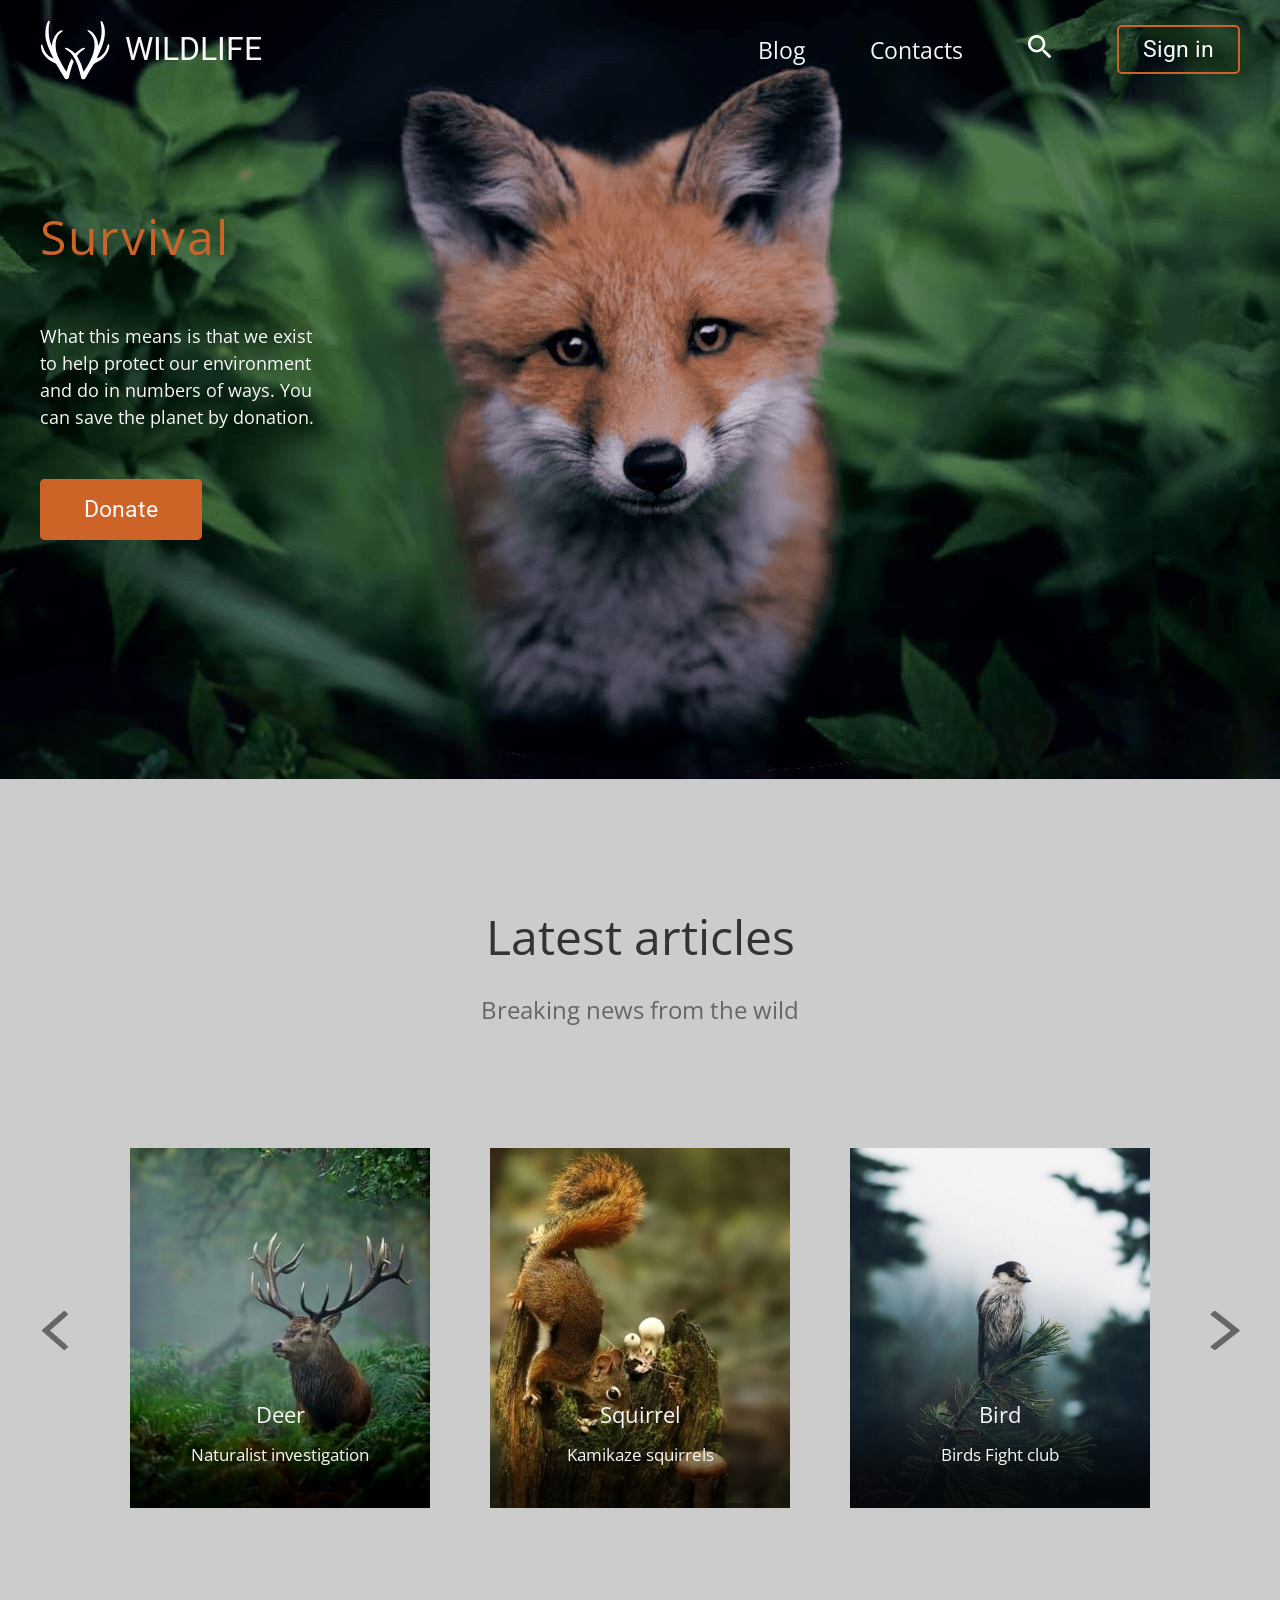
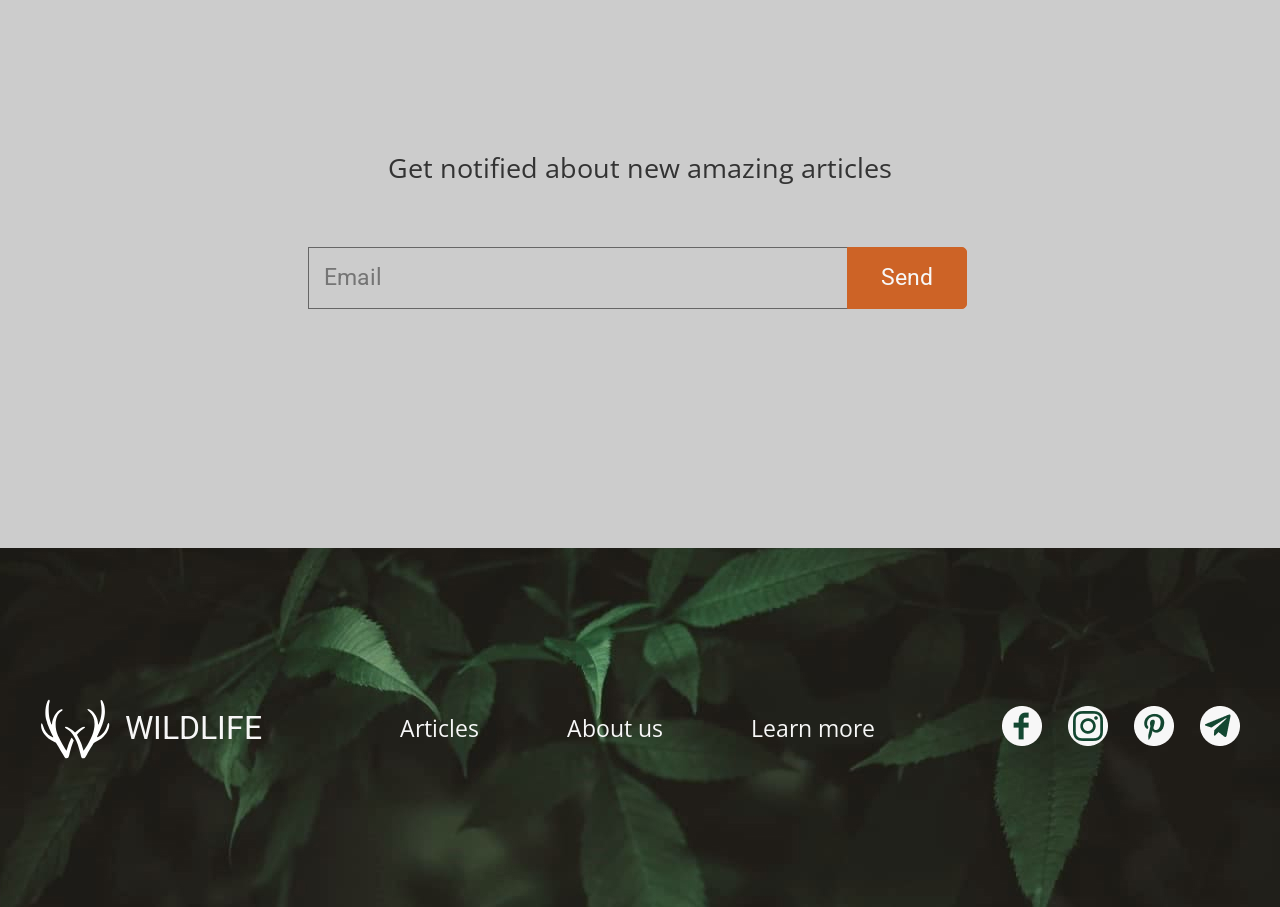
<file: wildlife/index.html>
<!DOCTYPE html>
<html lang="en">

<head>
    <meta charset="UTF-8">
    <meta name="viewport" content="width=device-width, initial-scale=1.0">
    <link rel="stylesheet" href="normalize.css">
    <link rel="stylesheet" href="style.css">
    <link rel="stylesheet" href="bounce.css">
    <link rel="stylesheet" href="adaptive.css">
    <link rel="preconnect" href="https://fonts.gstatic.com">
    <link href="https://fonts.googleapis.com/css2?family=Open+Sans&family=Roboto&display=swap" rel="stylesheet">
    <title>WILDLIFE</title>
</head>

<body>
    <header>
        <div class="wrapper">
            <div class="head">
                <div class="logo">
                    <img src="assets/Logo.svg" alt="logo">
                    <p>WILDLIFE</p>
                </div>
                <nav>
                    <ul>
                        <li><a href="#">Blog</a></li>
                        <li><a href="#">Contacts</a></li>
                        <li>
                            <label for="search" value="search">
                                <input id="search" class="noVisible" type="text" placeholder="Search">
                            </label>
                            <a class="search" href="#">
                                <img src="assets/search.svg" alt="search" class="search">
                            </a>
                        </li>
                        <li><a href="#" class="signIn">Sign in</a></li>
                    </ul>
                </nav>
            </div>
            <div class="survival">
                <h1>Survival</h1>
                <p>What this means is that we exist to help protect
                    our environment and do in numbers of ways. You
                    can save the planet by donation.</p>
                <a href="#">
                    Donate
                </a>
            </div>
        </div>
    </header>
    <main>
        <div class="wrapper">
            <div class="latestArticles">
                <h2>
                    Latest articles
                </h2>
                <p>
                    Breaking news from the wild
                </p>
                <div class="galery">
                    <a href="#" class="arrow"><img src="assets/leftArrow.png" alt="left"></a>
                    <a href="#" class="bounce">
                        <article>
                            <img src="assets/deer.jpg" alt="deer">
                            <h4>
                                Deer
                            </h4>
                            <p>
                                Naturalist investigation
                            </p>
                        </article>
                    </a>
                    <a href="#" class="bounce">
                        <article>
                            <img src="assets/squirrel.jpg" alt="squirrel">
                            <h4>
                                Squirrel
                            </h4>
                            <p>
                                Kamikaze squirrels
                            </p>
                        </article>
                    </a>
                    <a href="#" class="bounce">
                        <article>
                            <img src="assets/bird.jpg" alt="bird">
                            <h4>
                                Bird
                            </h4>
                            <p>
                                Birds Fight club
                            </p>
                        </article>
                    </a>
                    <a href="#" class="arrow"><img src="assets/rightArrow.png" alt="" class="rightArrow"></a>
                </div>
                <h3>
                    Get notified about new amazing articles
                </h3>
                <div class="email">
                    <form action="#">
                        <label for="email" value="email">
                            <input id="email" type="email" placeholder="Email">
                        </label>
                        <label for="submit" value="submit">
                            <input id="submit" type="submit" value="Send">
                        </label>
                    </form>
                </div>
            </div>
        </div>
    </main>
    <footer>
        <div class="wrapper">
            <div class="logo">
                <img src="assets/Logo.svg" alt="logo">
                <p>WILDLIFE</p>
            </div>
            <ul class="navigation">
                <li><a href="">Articles</a></li>
                <li><a href="">About us</a></li>
                <li><a href="">Learn more</a></li>
            </ul>
            <ul class="socials">
                <li><a href="">
                        <img src="assets/facebookSocials.png" alt="facebook">
                    </a></li>
                <li><a href="">
                        <img src="assets/instagramSocials.png" alt="instagram">
                    </a></li>
                <li><a href="">
                        <img src="assets/picassoSocials.png" alt="picasso">
                    </a></li>
                <li><a href="">
                        <img src="assets/telegramSocials.png" alt="telegram">
                    </a></li>
            </ul>
        </div>
    </footer>
</body>
<script src="script.js"></script>

</html>
</file>
<file: wildlife/style.css>
.wrapper {
    max-width: 75rem;
    margin: 0 auto;
}

.noVisible {
    display: none;
}

body {
    text-align: center;
}

h1 {
    font-family: 'Open Sans', sans-serif;
    font-size: 3rem;
    line-height: 4.5rem;
    letter-spacing: 0.125rem;
    color: #CD6326;
    font-weight: normal;
}

h2 {
    font-family: 'Open Sans', sans-serif;
    font-size: 3rem;
    line-height: 4.5rem;
    color: #333333;
    font-weight: normal;
}

h3 {
    font-family: 'Open Sans', sans-serif;
    font-size: 1.6875rem;
    line-height: 2.5rem;
    color: #333333;
    font-weight: normal;
}

h4 {
    font-family: 'Open Sans', sans-serif;
    font-size: 1.375rem;
    line-height: 2.25rem;
    color: #F7F7F7;
    font-weight: normal;
}

p {
    font-family: 'Open Sans', sans-serif;
    font-size: 1.125rem;
    line-height: 1.6875rem;
    color: #F7F7F7;
}

header {
    background: #02160b;
    background: url(assets/Fox.jpg) top no-repeat;
    background-size: 90rem;
    min-height: 48.6875rem;
}

main {
    background: #ccc;
}

footer {
    background: #181617;
    background: url(assets/footer.jpg) top no-repeat;
    background-size: 90rem;
}

/* HEADER-HEAD */

.logo {
    display: flex;
    width: 4.2625rem;
}

.logo>p {
    font-family: 'Roboto', sans-serif;
    color: #F7F7F7;
    font-size: 2rem;
    line-height: 2.1875rem;
    margin-left: 0.9375rem;
}

.logo>img {
    align-self: flex-start;
    margin-top: 1.25rem;
}

nav ul {
    display: flex;
    flex-wrap: wrap;
    list-style-type: none;
    margin-top: 1.25rem;
    margin-bottom: 5.5625rem;
}

nav ul li {
    margin-left: 2.625rem;
    margin-right: 1.4375rem;
    align-self: center;
}

nav ul li a {
    font-family: 'Open Sans', sans-serif;
    font-size: 1.4375rem;
    line-height: 3.75rem;
    color: #F7F7F7;
    text-decoration: none;
}

nav ul li a:hover {
    border-bottom: 2px solid #F7F7F7;
}

nav ul li input {
    width: 10rem;
    height: 3.125rem;
    box-sizing: border-box;
    border-radius: 0.3125rem;
    border: 0.125rem solid #CD6326;
    background-color: rgba(204, 204, 204, 0);
    font-family: 'Open Sans', sans-serif;
    font-size: 1.4375rem;
    line-height: 3.75rem;
    color: #F7F7F7;
}

a.signIn {
    font-family: 'Roboto', sans-serif;
    border: 0.125rem solid #CD6326;
    box-sizing: border-box;
    border-radius: 0.3125rem;
    padding: 0.5625rem 1.5rem;
    margin-right: -1.4375rem;
}

a.signIn:hover {
    background: #CD6326;
    border: 0.125rem solid #CD6326;
}

a.signIn:active {
    background: #8F5613;
    border: 0.125rem solid #8F5613;
}

a.search {
    align-self: flex-end;
}

.head {
    display: flex;
    justify-content: space-between;
}

/* HEADER-SURVIVAL */

.survival {
    text-align: left;
}

.survival h1 {
    margin-bottom: 3.125rem;
}

.survival p {
    width: 17.5rem;
    margin-bottom: 4.0625rem;
}

.survival a {
    font-family: 'Roboto', sans-serif;
    font-size: 1.4375rem;
    line-height: 1.6875rem;
    color: #F7F7F7;
    text-decoration: none;
    border: 0.125rem solid #CD6326;
    box-sizing: border-box;
    border-radius: 0.3125rem;
    padding: 0.9375rem 2.625rem;
    background: #CD6326;
}

.survival a:hover {
    background: #e39128;
    border: 0.125rem solid #e39128;
}

.survival a:active {
    background: #8F5613;
    border: 0.125rem solid #8F5613;
}

/* MAIN - LATESTARTICLES */

.latestArticles h2 {
    padding-top: 7.625rem;
    margin-top: 0;
    margin-bottom: 1.1875rem;
}

.latestArticles p {
    font-family: 'Open Sans', sans-serif;
    font-size: 1.5rem;
    line-height: 2.25rem;
    color: #666666;
    margin-top: 0;
    margin-bottom: 7.5rem;
}

/* MAIN - LA - GALERY */

.galery article p {
    font-family: 'Open Sans', sans-serif;
    font-size: 1.0625rem;
    line-height: 1.6875rem;
    color: #F7F7F7;
}

.galery {
    display: flex;
    justify-content: space-between;
    align-items: center;
}

article {
    position: relative;
}

article img {
    width: 18.75rem;
}

article p {
    position: absolute;
    left: 10%;
    right: 10%;
    top: 80.5%;
}

article h4 {
    position: absolute;
    left: 10%;
    right: 10%;
    top: 60%;
}

.galery a.arrow:hover {
    transform: skew(-10deg);
}

.galery a.bounce:hover {
    animation: bounce 1s;
}

/* MAIN - LA - NOTIFIED */

.latestArticles h3 {
    margin-top: 14.71875rem;
}

.latestArticles .email {
    margin-top: 3.6875rem;
    padding-bottom: 14.9375rem;
}

.email input#email {
    width: 33.75rem;
    height: 3.875rem;
    background-color: rgba(204, 204, 204, 0);
    border: 0.0625rem solid #666;
    font-family: 'Roboto', sans-serif;
    font-size: 1.4375rem;
    line-height: 1.6875rem;
    color: #666;
    box-sizing: border-box;
    padding-left: 0.9375rem;
}

.email input#submit {
    width: 7.5rem;
    height: 3.875rem;
    background-color: #CD6326;
    border: 0.0625rem solid #CD6326;
    border-radius: 0 0.3125rem 0.3125rem 0;
    box-sizing: border-box;
    position: relative;
    right: 0.3125rem;
    font-family: 'Roboto', sans-serif;
    font-size: 1.4375rem;
    line-height: 1.6875rem;
    color: #F7F7F7;
}

.email input#submit:hover {
    background: #e39128;
    border: 0.125rem solid #e39128;
}

.email input#submit:active {
    background: #8F5613;
    border: 0.125rem solid #8F5613;
}

/* FOOTER */

footer .wrapper {
    display: flex;
    justify-content: space-between;
    padding-top: 8.1875rem;
    padding-bottom: 8.0625rem;
}

footer .logo {
    flex-grow: 1;
}

footer .navigation {
    display: flex;
    flex-wrap: wrap;
    list-style-type: none;
    justify-content: center;
    align-self: center;
    flex-grow: 3.5;
}

footer .navigation li a {
    font-family: 'Open Sans', sans-serif;
    font-size: 1.4375rem;
    line-height: 3.75rem;
    color: #F7F7F7;
    text-decoration: none;
    margin: 0 2.75rem;
    position: relative;
    left: 5.9375rem;
}

footer .navigation li a:hover {
    border-bottom: 2px solid #F7F7F7;
}

footer .socials {
    display: flex;
    flex-wrap: wrap;
    list-style-type: none;
    justify-content: flex-end;
    align-self: center;
    flex-grow: 1;
}

footer .socials li img {
    margin-left: 1.625rem;
    width: 2.5rem;
}

footer .socials li a img:hover {
    opacity: 0.5;
}
</file>
<file: wildlife/bounce.css>
@keyframes bounce {
	0%, 20%, 60%, 100% {
		transform: translateY(0);
		transform: translateY(0);
	}

	40% {
		transform: translateY(-20px);
		transform: translateY(-20px);
	}

	80% {
		transform: translateY(-10px);
		transform: translateY(-10px);
	}
}
</file>
<file: wildlife/adaptive.css>
@media (max-width: 1200px) {
    html {
        font-size: 12px;
    }
    .logo {
        flex-wrap: wrap;
    }
}
@media (max-width: 768px) {
    html {
        font-size: 8px;
    }
    .logo {
        flex-wrap: wrap;
    }
    .galery a.arrow {
        display: none;
    }
}
@media (max-width: 480px) {
    html {
        font-size: 4px;
    }
    .logo {
        flex-wrap: wrap;
    }
    .galery a.arrow {
        display: none;
    }
}
@media (max-width: 290px) {
    html {
        font-size: 2px;
    }
    .logo {
        flex-wrap: wrap;
    }
    .galery a.arrow {
        display: none;
    }
}
</file>
